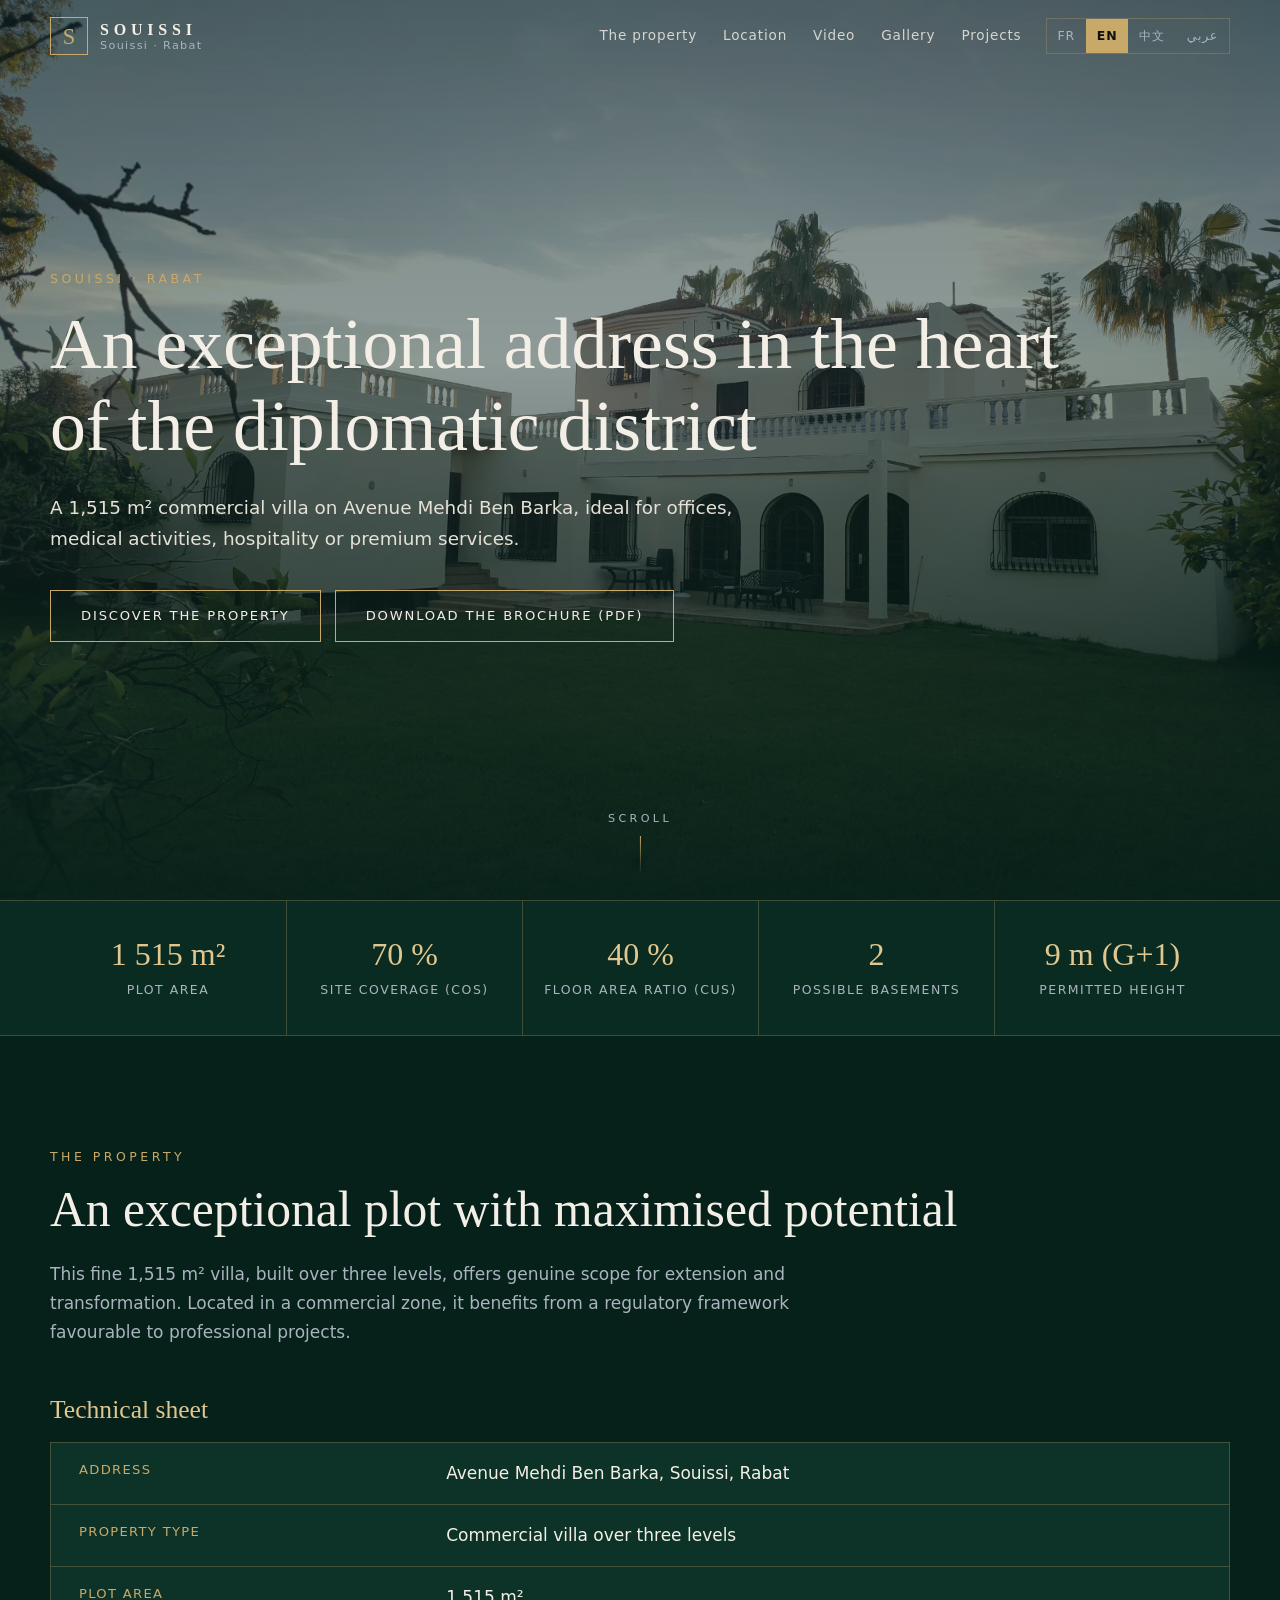
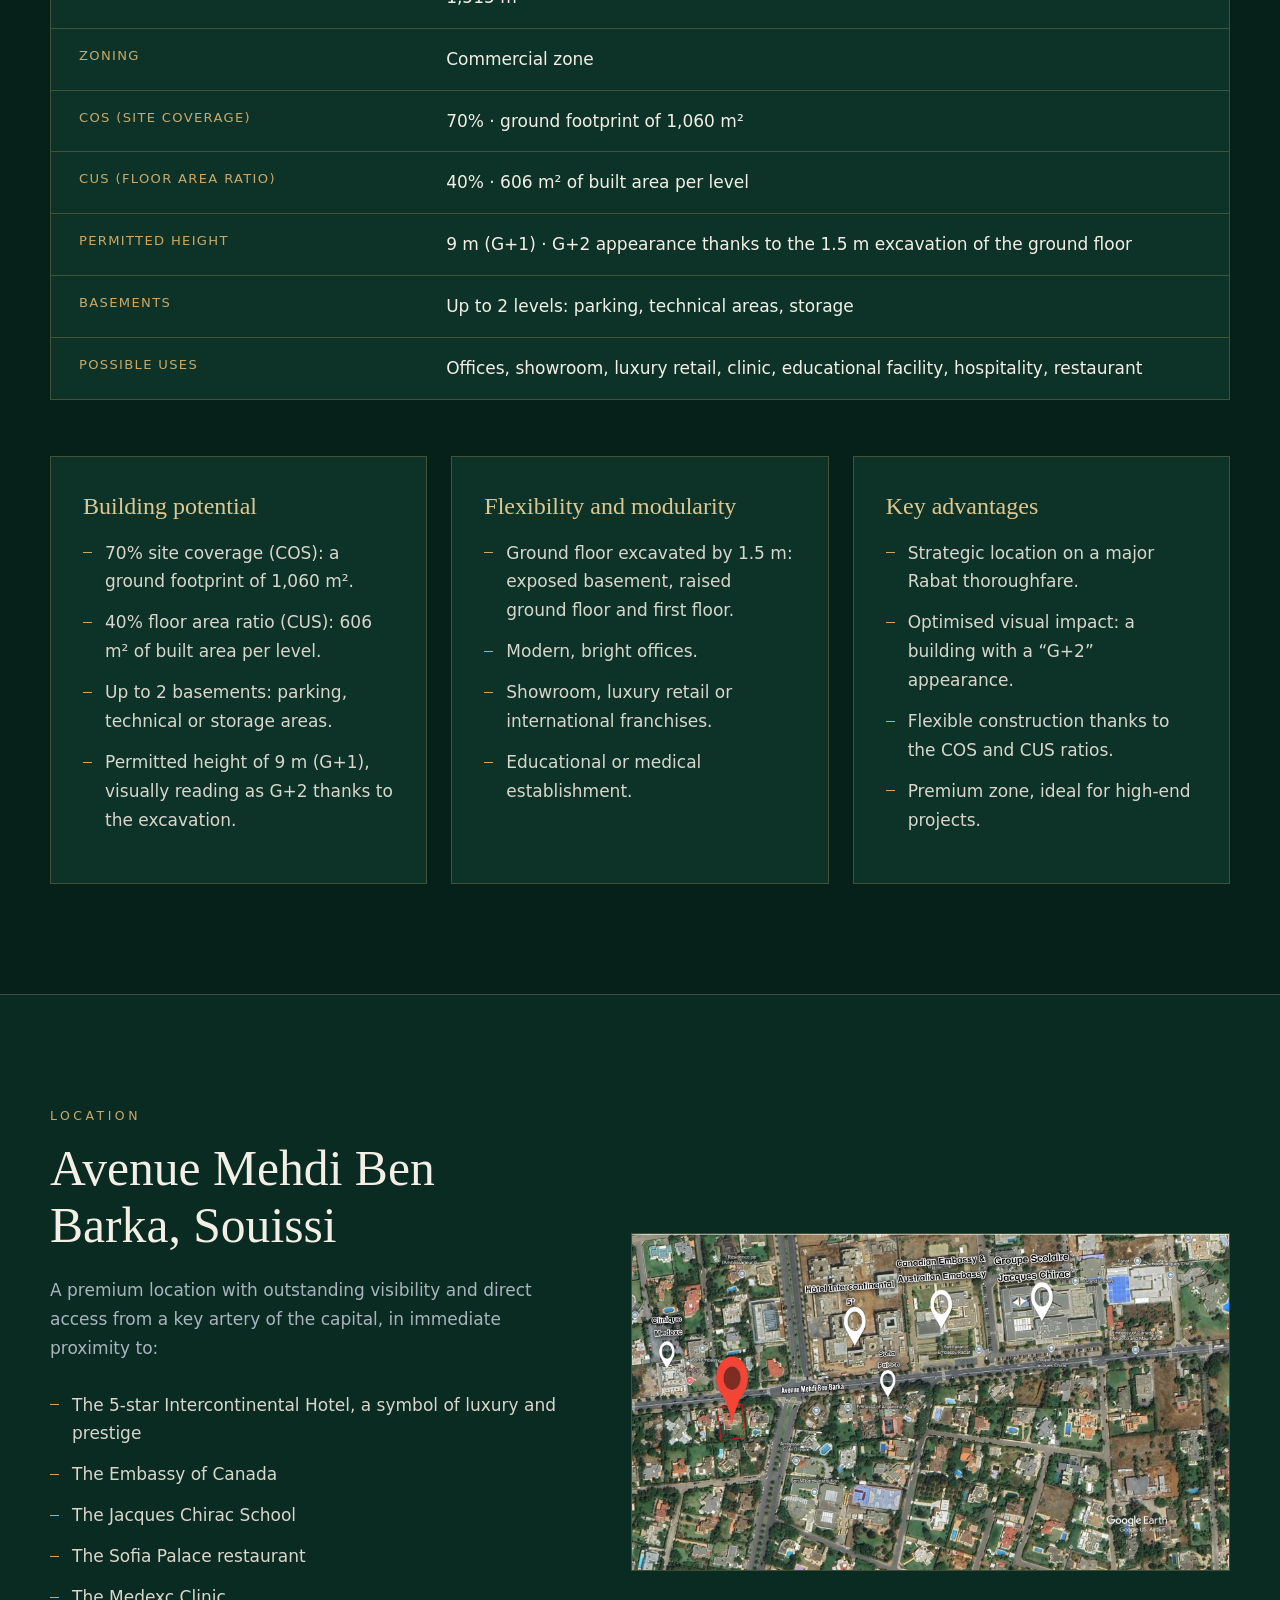
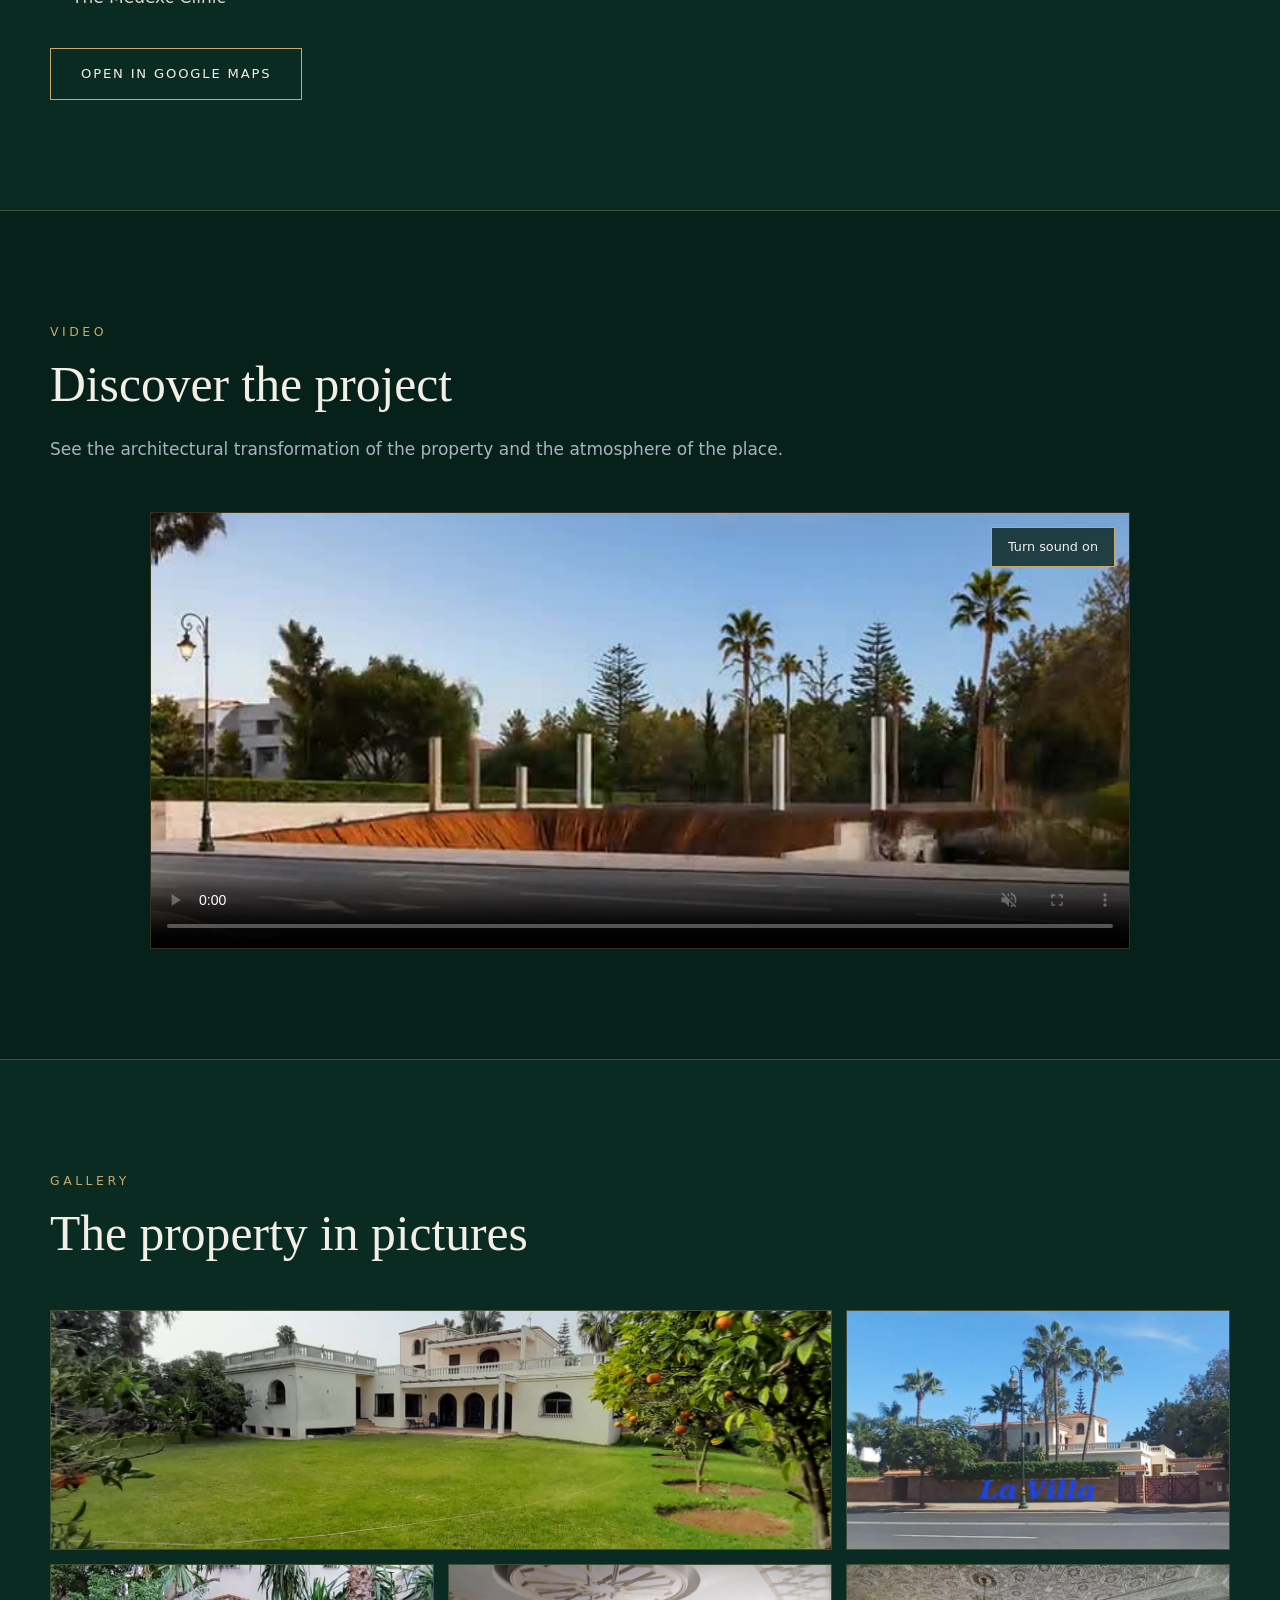
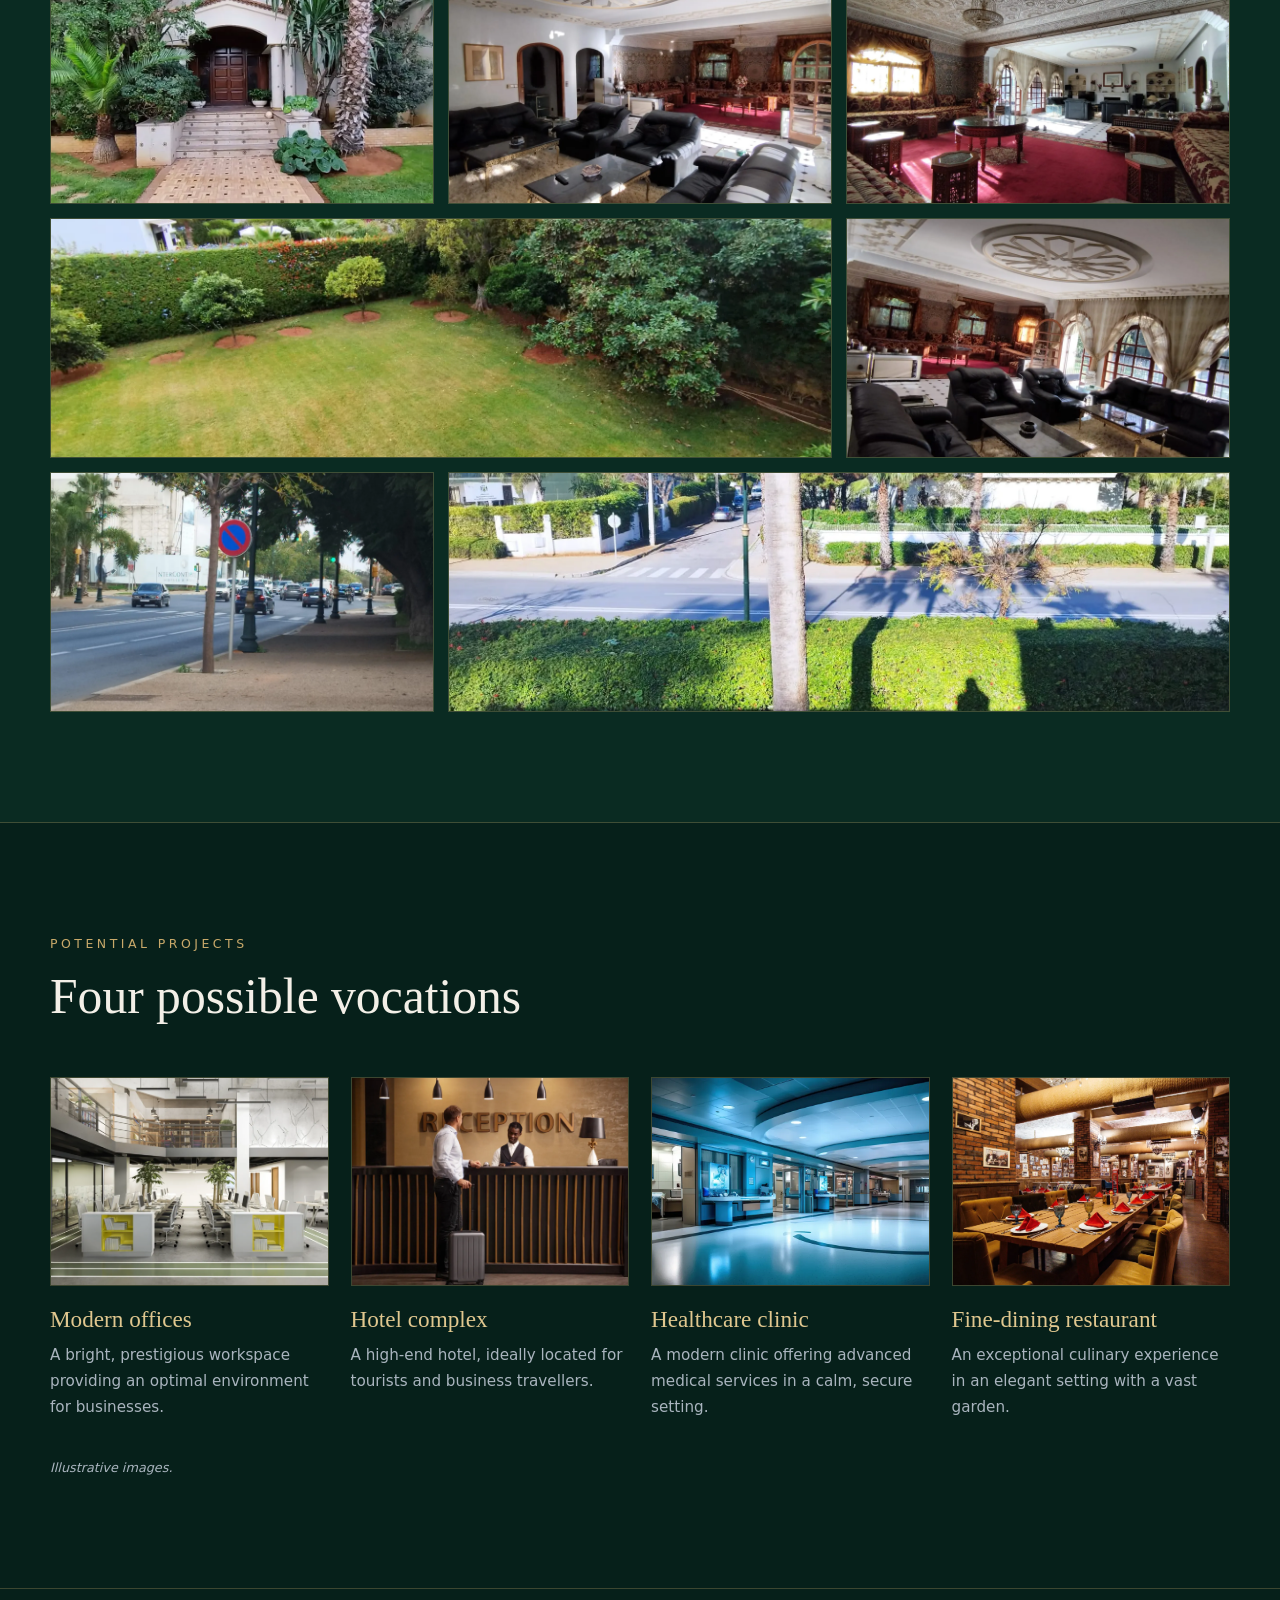
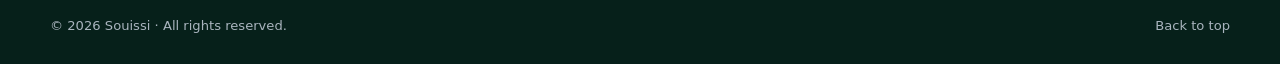
<file: public/presentation.html>
<!DOCTYPE html>
<html lang="fr" dir="ltr">
<head>
<meta charset="utf-8">
<meta name="viewport" content="width=device-width, initial-scale=1">
<title>Villa commerciale à vendre · Souissi, Rabat</title>
<meta name="description" content="Propriété d'exception de 1 515 m² sur l'avenue Mehdi Ben Barka, quartier diplomatique de Souissi à Rabat.">
<meta name="theme-color" content="#07241b">
<meta property="og:type" content="website">
<meta property="og:title" content="Villa commerciale à vendre · Souissi, Rabat">
<meta property="og:image" content="assets/img/villa.webp">
<link rel="icon" href="data:image/svg+xml,%3Csvg xmlns='http://www.w3.org/2000/svg' viewBox='0 0 100 100'%3E%3Crect width='100' height='100' fill='%2307241b'/%3E%3Ctext x='50' y='64' text-anchor='middle' font-size='44' font-family='Georgia' fill='%23c8a96a'%3ES%3C/text%3E%3C/svg%3E">
<link rel="preload" as="image" href="assets/img/hero-poster.webp">
<link rel="stylesheet" href="assets/style.css">
</head>
<body>

<header class="site-header" id="top">
  <div class="wrap bar">
    <a class="brand" href="#top" aria-label="Souissi">
      <span class="mark">S</span>
      <span class="brand-text"><strong>SOUISSI</strong><small data-i18n="hero.kicker">Souissi · Rabat</small></span>
    </a>
    <nav class="nav" id="nav" aria-label="Navigation">
      <a href="#property" data-i18n="nav.property">La propriété</a>
      <a href="#location" data-i18n="nav.location">Emplacement</a>
      <a href="#video" data-i18n="nav.video">Vidéo</a>
      <a href="#gallery" data-i18n="nav.gallery">Galerie</a>
      <a href="#projects" data-i18n="nav.projects">Projets</a>
    </nav>
    <div class="lang" role="group" data-i18n-aria="lang.label" aria-label="Langue">
      <button type="button" data-lang="fr" lang="fr">FR</button>
      <button type="button" data-lang="en" lang="en">EN</button>
      <button type="button" data-lang="zh" lang="zh-Hans">中文</button>
      <button type="button" data-lang="ar" lang="ar">عربي</button>
    </div>
    <button class="burger" id="burger" type="button" aria-label="Menu" aria-expanded="false"><span></span><span></span></button>
  </div>
</header>

<main>
  <section class="hero">
    <video class="hero-video" autoplay muted loop playsinline preload="metadata" poster="assets/img/hero-poster.webp" aria-hidden="true">
      <source src="assets/video/hero.webm" type="video/webm">
      <source src="assets/video/hero.mp4" type="video/mp4">
    </video>
    <div class="hero-shade"></div>
    <div class="wrap hero-inner">
      <p class="eyebrow" data-i18n="hero.kicker">Souissi · Rabat</p>
      <h1 data-i18n="hero.title">Une adresse d'exception au cœur du quartier diplomatique</h1>
      <p class="lead" data-i18n="hero.lead"></p>
      <div class="actions">
        <a class="btn btn-line" href="#property" data-i18n="hero.cta2">Découvrir la propriété</a>
        <a class="btn btn-line pdf-link" href="assets/docs/brochure-fr.pdf" download data-i18n="pdf.btn">Télécharger la brochure (PDF)</a>
      </div>
    </div>
    <a class="scroll" href="#facts"><span data-i18n="hero.scroll">Défiler</span><i></i></a>
  </section>

  <section class="facts" id="facts">
    <div class="wrap facts-grid">
      <div><b dir="ltr">1 515 m²</b><span data-i18n="facts.area">Superficie du terrain</span></div>
      <div><b dir="ltr">70 %</b><span data-i18n="facts.cos">COS</span></div>
      <div><b dir="ltr">40 %</b><span data-i18n="facts.cus">CUS</span></div>
      <div><b dir="ltr">2</b><span data-i18n="facts.basement">Sous-sols possibles</span></div>
      <div><b data-i18n="facts.heightv">9 m (R+1)</b><span data-i18n="facts.height">Hauteur autorisée</span></div>
    </div>
  </section>

  <section class="section" id="property">
    <div class="wrap">
      <p class="eyebrow" data-i18n="prop.eyebrow">La propriété</p>
      <h2 data-i18n="prop.title"></h2>
      <p class="intro" data-i18n="prop.intro"></p>
      <h3 class="tech-title" data-i18n="tech.title">Fiche technique</h3>
      <dl class="tech">
        <div><dt data-i18n="tech.l1"></dt><dd data-i18n="tech.v1"></dd></div>
        <div><dt data-i18n="tech.l2"></dt><dd data-i18n="tech.v2"></dd></div>
        <div><dt data-i18n="tech.l3"></dt><dd data-i18n="tech.v3"></dd></div>
        <div><dt data-i18n="tech.l4"></dt><dd data-i18n="tech.v4"></dd></div>
        <div><dt data-i18n="tech.l5"></dt><dd data-i18n="tech.v5"></dd></div>
        <div><dt data-i18n="tech.l6"></dt><dd data-i18n="tech.v6"></dd></div>
        <div><dt data-i18n="tech.l7"></dt><dd data-i18n="tech.v7"></dd></div>
        <div><dt data-i18n="tech.l8"></dt><dd data-i18n="tech.v8"></dd></div>
        <div><dt data-i18n="tech.l9"></dt><dd data-i18n="tech.v9"></dd></div>
      </dl>
      <div class="cards3">
        <article class="card">
          <h3 data-i18n="prop.c1.t"></h3>
          <ul>
            <li data-i18n="prop.c1.1"></li><li data-i18n="prop.c1.2"></li>
            <li data-i18n="prop.c1.3"></li><li data-i18n="prop.c1.4"></li>
          </ul>
        </article>
        <article class="card">
          <h3 data-i18n="prop.c2.t"></h3>
          <ul>
            <li data-i18n="prop.c2.1"></li><li data-i18n="prop.c2.2"></li>
            <li data-i18n="prop.c2.3"></li><li data-i18n="prop.c2.4"></li>
          </ul>
        </article>
        <article class="card">
          <h3 data-i18n="prop.c3.t"></h3>
          <ul>
            <li data-i18n="prop.c3.1"></li><li data-i18n="prop.c3.2"></li>
            <li data-i18n="prop.c3.3"></li><li data-i18n="prop.c3.4"></li>
          </ul>
        </article>
      </div>
    </div>
  </section>

  <section class="section alt" id="location">
    <div class="wrap split">
      <div>
        <p class="eyebrow" data-i18n="loc.eyebrow">Emplacement</p>
        <h2 data-i18n="loc.title"></h2>
        <p class="intro" data-i18n="loc.intro"></p>
        <ul class="places">
          <li data-i18n="loc.1"></li><li data-i18n="loc.2"></li><li data-i18n="loc.3"></li>
          <li data-i18n="loc.4"></li><li data-i18n="loc.5"></li>
        </ul>
        <a class="btn btn-line" href="https://maps.app.goo.gl/uHh7BEkEJcPuYiQq9" target="_blank" rel="noopener noreferrer" data-i18n="loc.map">Ouvrir dans Google Maps</a>
      </div>
      <a class="map" href="https://maps.app.goo.gl/uHh7BEkEJcPuYiQq9" target="_blank" rel="noopener noreferrer">
        <img src="assets/img/carte.webp" alt="" data-i18n-alt="loc.alt" loading="lazy" width="1800" height="1013">
      </a>
    </div>
  </section>

  <section class="section" id="video">
    <div class="wrap">
      <p class="eyebrow" data-i18n="vid.eyebrow">Vidéo</p>
      <h2 data-i18n="vid.title"></h2>
      <p class="intro" data-i18n="vid.intro"></p>
      <div class="video-grid">
        <figure class="player">
          <video id="film" playsinline loop muted autoplay preload="metadata" controls poster="assets/img/transformation-poster.jpg" data-i18n-aria="vid.label" aria-label="">
            <source src="assets/video/transformation.mp4" type="video/mp4">
          </video>
          <button class="sound" id="sound" type="button" data-i18n="vid.sound">Activer le son</button>
        </figure>
      </div>
    </div>
  </section>

  <section class="section alt" id="gallery">
    <div class="wrap">
      <p class="eyebrow" data-i18n="gal.eyebrow">Galerie</p>
      <h2 data-i18n="gal.title"></h2>
      <div class="gallery" id="galleryGrid">
        <button type="button" class="g wide" data-k="villa"><img src="assets/img/villa.webp" alt="" loading="lazy" width="1600" height="720"></button>
        <button type="button" class="g" data-k="facade-entree"><img src="assets/img/facade-entree.webp" alt="" loading="lazy" width="1600" height="1200"></button>
        <button type="button" class="g" data-k="porche"><img src="assets/img/porche.webp" alt="" loading="lazy" width="1200" height="540"></button>
        <button type="button" class="g" data-k="salon-1"><img src="assets/img/salon-1.webp" alt="" loading="lazy" width="1600" height="1200"></button>
        <button type="button" class="g" data-k="salon-2"><img src="assets/img/salon-2.webp" alt="" loading="lazy" width="1600" height="1200"></button>
        <button type="button" class="g wide" data-k="jardin"><img src="assets/img/jardin.webp" alt="" loading="lazy" width="1600" height="719"></button>
        <button type="button" class="g" data-k="salon-3"><img src="assets/img/salon-3.webp" alt="" loading="lazy" width="1600" height="1200"></button>
        <button type="button" class="g" data-k="avenue"><img src="assets/img/avenue.webp" alt="" loading="lazy" width="1600" height="1200"></button>
        <button type="button" class="g wide" data-k="jardin-haie"><img src="assets/img/jardin-haie.webp" alt="" loading="lazy" width="1600" height="1200"></button>
      </div>
    </div>
  </section>

  <section class="section" id="projects">
    <div class="wrap">
      <p class="eyebrow" data-i18n="proj.eyebrow">Projets potentiels</p>
      <h2 data-i18n="proj.title"></h2>
      <div class="cards4">
        <article class="proj"><img src="assets/img/bureaux.webp" alt="" loading="lazy" width="1400" height="933"><h3 data-i18n="proj.1.t"></h3><p data-i18n="proj.1.d"></p></article>
        <article class="proj"><img src="assets/img/hotel.webp" alt="" loading="lazy" width="1400" height="933"><h3 data-i18n="proj.2.t"></h3><p data-i18n="proj.2.d"></p></article>
        <article class="proj"><img src="assets/img/clinique.webp" alt="" loading="lazy" width="1400" height="612"><h3 data-i18n="proj.3.t"></h3><p data-i18n="proj.3.d"></p></article>
        <article class="proj"><img src="assets/img/restaurant.webp" alt="" loading="lazy" width="1400" height="1120"><h3 data-i18n="proj.4.t"></h3><p data-i18n="proj.4.d"></p></article>
      </div>
      <p class="note" data-i18n="proj.note">Images d'illustration.</p>
    </div>
  </section>

</main>

<footer class="footer">
  <div class="wrap">
    <span>© <span id="year"></span> Souissi · <span data-i18n="foot.rights">Tous droits réservés.</span></span>
    <a href="#top" data-i18n="foot.top">Haut de page</a>
  </div>
</footer>


<dialog class="lightbox" id="lb">
  <button type="button" class="lb-close" id="lbClose" data-i18n-aria="gal.close" aria-label="Fermer">×</button>
  <button type="button" class="lb-nav lb-prev" id="lbPrev" data-i18n-aria="gal.prev" aria-label="Précédent">‹</button>
  <figure><img id="lbImg" alt=""><figcaption id="lbCap"></figcaption></figure>
  <button type="button" class="lb-nav lb-next" id="lbNext" data-i18n-aria="gal.next" aria-label="Suivant">›</button>
</dialog>

<script src="assets/i18n.js"></script>
<script src="assets/app.js"></script>
</body>
</html>
</file>
<file: public/assets/style.css>
:root{
  --bg:#06201a;--bg2:#0a2b22;--panel:#0d3328;--ink:#f3efe7;--muted:#a9b4be;
  --gold:#c8a96a;--gold2:#e0c78f;--line:rgba(200,169,106,.28);
  --serif:"Cormorant Garamond","Playfair Display",Georgia,"Times New Roman",serif;
  --sans:Inter,"Segoe UI",system-ui,-apple-system,Roboto,Helvetica,Arial,sans-serif;
  --zh:"PingFang SC","Hiragino Sans GB","Microsoft YaHei","Noto Sans SC","WenQuanYi Zen Hei",sans-serif;
  --ar:"Noto Naskh Arabic","Noto Sans Arabic","Segoe UI",Tahoma,"Geeza Pro",Arial,sans-serif;
}
*{box-sizing:border-box}
html{scroll-behavior:smooth;scroll-padding-top:76px;background:var(--bg)}
body{margin:0;background:var(--bg);color:var(--ink);font-family:var(--sans);line-height:1.7;font-size:17px;-webkit-font-smoothing:antialiased}
html[lang=zh] body{font-family:var(--zh);line-height:1.9}
html[lang=zh] h1,html[lang=zh] h2,html[lang=zh] h3{font-family:var(--zh);font-weight:600;line-height:1.4}
html[lang=zh] .eyebrow,html[lang=zh] .facts span,html[lang=zh] .contact-list span{letter-spacing:.08em}
html[lang=ar] body{font-family:var(--ar);line-height:1.95}
img,video{max-width:100%;display:block}
a{color:inherit}
.wrap{width:min(1180px,calc(100% - 40px));margin-inline:auto}
h1,h2,h3{font-family:var(--serif);font-weight:500;line-height:1.15;margin:0}
html[lang=ar] h1,html[lang=ar] h2,html[lang=ar] h3{font-family:var(--ar);font-weight:700;line-height:1.5}
.eyebrow{margin:0 0 14px;color:var(--gold);font-size:.78rem;letter-spacing:.28em;text-transform:uppercase}
html[lang=ar] .eyebrow{letter-spacing:0;font-size:.95rem}

/* header */
.site-header{position:fixed;inset:0 0 auto 0;z-index:50;transition:background .3s,border-color .3s;border-bottom:1px solid transparent}
.site-header.solid{background:rgba(6,32,26,.94);backdrop-filter:blur(10px);border-color:var(--line)}
.bar{display:flex;align-items:center;gap:24px;height:72px}
.brand{display:flex;align-items:center;gap:12px;text-decoration:none}
.mark{display:grid;place-items:center;width:38px;height:38px;border:1px solid var(--gold);color:var(--gold);font-family:var(--serif);font-size:1.4rem}
.brand-text{display:flex;flex-direction:column;line-height:1.2}
.brand-text strong{font-family:var(--serif);letter-spacing:.3em;font-weight:600;font-size:1rem}
.brand-text small{color:var(--muted);font-size:.7rem;letter-spacing:.12em}
.nav{display:flex;gap:26px;margin-inline-start:auto}
.nav a{text-decoration:none;font-size:.85rem;letter-spacing:.06em;color:var(--ink);opacity:.82;transition:.2s}
.nav a:hover{opacity:1;color:var(--gold2)}
.lang{display:flex;border:1px solid var(--line)}
.lang button{background:none;border:0;color:var(--muted);padding:6px 11px;font:inherit;font-size:.78rem;cursor:pointer;letter-spacing:.06em}
.lang button[aria-pressed=true]{background:var(--gold);color:#12100a;font-weight:600}
.burger{display:none;background:none;border:0;width:40px;height:40px;cursor:pointer;position:relative}
.burger span{position:absolute;inset-inline:9px;height:1.5px;background:var(--ink);transition:.25s}
.burger span:first-child{top:14px}.burger span:last-child{top:24px}
.burger[aria-expanded=true] span:first-child{top:19px;transform:rotate(45deg)}
.burger[aria-expanded=true] span:last-child{top:19px;transform:rotate(-45deg)}

/* hero */
.hero{position:relative;min-height:100svh;display:flex;align-items:center;overflow:hidden;background:#000}
.hero-video{position:absolute;inset:0;width:100%;height:100%;object-fit:cover}
.hero-shade{position:absolute;inset:0;background:linear-gradient(180deg,rgba(6,32,26,.55) 0%,rgba(6,32,26,.45) 40%,rgba(6,32,26,.92) 100%)}
.hero-inner{position:relative;padding:130px 0 120px;max-width:1180px}
.hero h1{font-size:clamp(2.4rem,5.6vw,4.6rem);max-width:15em}
.hero .lead{max-width:40em;font-size:1.15rem;color:#e6e1d6;margin:24px 0 36px}
.actions{display:flex;flex-wrap:wrap;gap:14px}
.btn{display:inline-block;padding:14px 30px;text-decoration:none;font-size:.82rem;letter-spacing:.14em;text-transform:uppercase;border:1px solid var(--gold);transition:.25s;cursor:pointer;font-family:inherit;background:none;color:var(--ink)}
html[lang=zh] .btn{letter-spacing:.08em}
html[lang=ar] .btn{letter-spacing:0;font-size:1rem;text-transform:none}
.btn-gold{background:var(--gold);color:#12100a;font-weight:600}
.btn-gold:hover{background:var(--gold2)}
.btn-line:hover{background:rgba(200,169,106,.14)}
.scroll{position:absolute;bottom:26px;inset-inline-start:50%;transform:translateX(-50%);display:flex;flex-direction:column;align-items:center;gap:8px;font-size:.7rem;letter-spacing:.3em;text-transform:uppercase;text-decoration:none;color:var(--muted)}
.scroll i{width:1px;height:38px;background:linear-gradient(var(--gold),transparent)}
html[dir=rtl] .scroll{transform:translateX(50%)}

/* facts */
.facts{background:var(--bg2);border-block:1px solid var(--line)}
.facts-grid{display:grid;grid-template-columns:repeat(5,1fr);text-align:center}
.facts-grid>div{padding:34px 12px;border-inline-start:1px solid var(--line)}
.facts-grid>div:first-child{border:0}
.facts b{display:block;font-family:var(--serif);font-weight:500;font-size:2rem;color:var(--gold2);line-height:1.2}
.facts span{display:block;margin-top:6px;font-size:.78rem;color:var(--muted);letter-spacing:.12em;text-transform:uppercase}
html[lang=ar] .facts span{letter-spacing:0;text-transform:none;font-size:.92rem}

/* sections */
.section{padding:110px 0}
.section.alt{background:var(--bg2);border-block:1px solid var(--line)}
.section h2{font-size:clamp(2rem,4vw,3.1rem);max-width:20em}
.intro{max-width:46em;color:var(--muted);margin:22px 0 0}
.cards3{display:grid;grid-template-columns:repeat(3,1fr);gap:24px;margin-top:56px}
.card{background:var(--panel);border:1px solid var(--line);padding:36px 32px}
.card h3{font-size:1.5rem;color:var(--gold2);margin-bottom:18px}
ul{margin:0;padding:0;list-style:none}
.card li,.places li{position:relative;padding-inline-start:22px;margin:0 0 12px;color:#d9d6cd}
.card li::before,.places li::before{content:"";position:absolute;inset-inline-start:0;top:.8em;width:9px;height:1px;background:var(--gold)}
.places{margin:28px 0 36px}
.split{display:grid;grid-template-columns:1fr 1.15fr;gap:60px;align-items:center}
.map{display:block;border:1px solid var(--line);overflow:hidden}
.map img{width:100%;height:auto;transition:transform .6s}
.map:hover img{transform:scale(1.03)}

/* video */
.video-grid{margin-top:48px;max-width:980px;margin-inline:auto}
.player{margin:0;position:relative;border:1px solid var(--line);background:#000}
.player video{width:100%;height:auto;aspect-ratio:9/4}
.sound{position:absolute;top:14px;inset-inline-end:14px;background:rgba(6,32,26,.78);color:var(--ink);border:1px solid var(--gold);padding:8px 16px;font:inherit;font-size:.8rem;cursor:pointer;backdrop-filter:blur(6px)}
.sound:hover{background:var(--gold);color:#12100a}

/* gallery */
.gallery{display:grid;grid-template-columns:repeat(3,1fr);grid-auto-rows:240px;gap:14px;margin-top:48px}
.g{all:unset;cursor:zoom-in;overflow:hidden;position:relative;border:1px solid var(--line);display:block}
.g.wide{grid-column:span 2}
.g img{width:100%;height:100%;object-fit:cover;transition:transform .6s}
.g:hover img{transform:scale(1.05)}
.g:focus-visible,.btn:focus-visible,.lang button:focus-visible,a:focus-visible{outline:2px solid var(--gold2);outline-offset:3px}
.lightbox{border:0;background:rgba(5,10,16,.97);color:var(--ink);width:100vw;height:100vh;max-width:none;max-height:none;padding:0}
.lightbox::backdrop{background:#000}
.lightbox[open]{display:flex;align-items:center;justify-content:center}
.lightbox figure{margin:0;text-align:center;max-width:88vw}
.lightbox figure img{max-height:80vh;max-width:88vw;margin:auto;object-fit:contain}
.lightbox figcaption{margin-top:14px;color:var(--muted);font-size:.95rem}
.lb-close,.lb-nav{position:absolute;background:none;border:1px solid var(--line);color:var(--ink);cursor:pointer;width:46px;height:46px;font-size:1.7rem;line-height:1}
.lb-close{top:20px;inset-inline-end:20px}
.lb-nav{top:50%;margin-top:-23px}
.lb-prev{left:20px}.lb-next{right:20px}
.lb-close:hover,.lb-nav:hover{background:var(--gold);color:#12100a}

/* projects */
.cards4{display:grid;grid-template-columns:repeat(4,1fr);gap:22px;margin-top:52px}
.proj img{width:100%;height:auto;aspect-ratio:4/3;object-fit:cover;border:1px solid var(--line);margin-bottom:20px}
.proj h3{font-size:1.45rem;color:var(--gold2);margin-bottom:10px}
.proj p{margin:0;color:var(--muted);font-size:.95rem}
.note{margin:36px 0 0;color:var(--muted);font-size:.8rem;font-style:italic}

/* contact */
.contact{background:linear-gradient(180deg,var(--bg2),var(--bg))}
.contact-box{display:grid;grid-template-columns:1.1fr 1fr;gap:60px;align-items:center}
.contact-list{border:1px solid var(--line);padding:38px;background:var(--panel)}
.contact-list>div{padding-bottom:22px;margin-bottom:22px;border-bottom:1px solid var(--line)}
.contact-list span{display:block;font-size:.72rem;letter-spacing:.2em;text-transform:uppercase;color:var(--muted)}
html[lang=ar] .contact-list span{letter-spacing:0;font-size:.9rem;text-transform:none}
.contact-list a:not(.btn){font-family:var(--serif);font-size:1.5rem;text-decoration:none;color:var(--gold2);overflow-wrap:anywhere}
.contact-list .btn{width:100%;text-align:center;margin-top:12px}

.footer{border-top:1px solid var(--line);padding:26px 0;font-size:.82rem;color:var(--muted)}
.footer .wrap{display:flex;justify-content:space-between;gap:16px;flex-wrap:wrap}
.footer a{text-decoration:none}.footer a:hover{color:var(--gold2)}
.wa-float{position:fixed;bottom:20px;inset-inline-end:20px;z-index:40;width:56px;height:56px}
.wa-float img{width:100%;height:100%;border-radius:50%;box-shadow:0 6px 18px rgba(0,0,0,.45)}

/* responsive */
@media (max-width:1020px){
  .nav{position:fixed;inset:72px 0 auto 0;flex-direction:column;gap:0;background:rgba(6,32,26,.98);border-bottom:1px solid var(--line);padding:8px 24px 20px;transform:translateY(-130%);transition:transform .3s;margin:0}
  .nav.open{transform:none}
  .nav a{padding:14px 0;border-bottom:1px solid var(--line);font-size:1rem}
  .burger{display:block;margin-inline-start:0}
  .lang{margin-inline-start:auto}
  .cards3{grid-template-columns:1fr}
  .cards4{grid-template-columns:repeat(2,1fr)}
  .split,.contact-box{grid-template-columns:1fr;gap:36px}
  .facts-grid{grid-template-columns:repeat(2,1fr)}
  .facts-grid>div{border:0;border-bottom:1px solid var(--line)}
  .gallery{grid-template-columns:repeat(2,1fr);grid-auto-rows:200px}
  .section{padding:80px 0}
}
@media (max-width:560px){
  body{font-size:16px}
  .brand-text small{display:none}
  .bar{gap:10px}
  .cards4{grid-template-columns:1fr}
  .gallery{grid-auto-rows:170px;gap:8px}
  .hero-inner{padding-top:110px}
  .btn{padding:13px 22px}
  .lb-prev{left:6px}.lb-next{right:6px}
}
@media (prefers-reduced-motion:reduce){
  html{scroll-behavior:auto}
  .hero-video{display:none}
  .hero{background:#000 url(../assets/img/hero-poster.webp) center/cover}
}

/* fiche technique */
.tech-title{font-size:1.6rem;color:var(--gold2);margin:48px 0 18px}
.tech{margin:0;border:1px solid var(--line);background:var(--panel)}
.tech>div{display:grid;grid-template-columns:minmax(180px,1fr) 2.2fr;gap:24px;padding:16px 28px;border-bottom:1px solid var(--line)}
.tech>div:last-child{border-bottom:0}
.tech dt{color:var(--gold);font-size:.82rem;letter-spacing:.1em;text-transform:uppercase}
html[lang=ar] .tech dt,html[lang=zh] .tech dt{letter-spacing:0;text-transform:none;font-size:.95rem}
.tech dd{margin:0;color:var(--ink)}
@media (max-width:700px){.tech>div{grid-template-columns:1fr;gap:4px;padding:14px 18px}}
</file>
